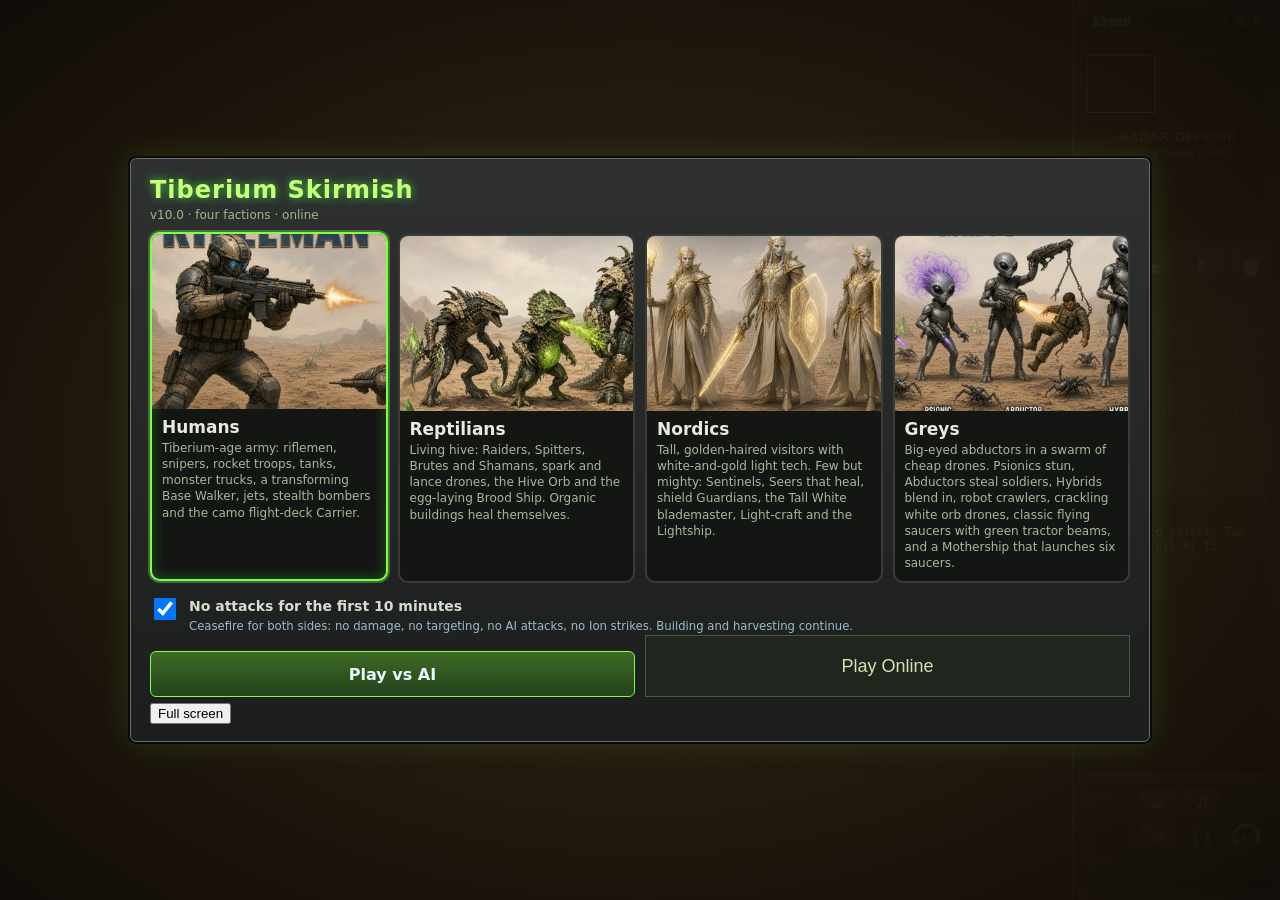
<file: index.html>
<!DOCTYPE html>
<html lang="en">
<head>
<meta charset="utf-8">
<meta name="viewport" content="width=device-width, initial-scale=1, maximum-scale=1, user-scalable=no, viewport-fit=cover">
<meta name="apple-mobile-web-app-capable" content="yes">
<meta name="mobile-web-app-capable" content="yes">
<meta name="apple-mobile-web-app-status-bar-style" content="black-translucent">
<meta name="apple-mobile-web-app-title" content="Tiberium">
<link rel="manifest" href="manifest.webmanifest">
<link rel="apple-touch-icon" href="assets/icon512.png">
<title>Tiberium Skirmish — RTS Starter v10.0</title>
<link rel="icon" href="data:,">
<link rel="stylesheet" href="styles.css?v=10.0">
</head>
<body>
<div id="app">
  <canvas id="game"></canvas>
  <aside id="sidebar">
    <div id="topDisplay" class="bevel">
      <div id="hud"><div id="credits">$0</div><div id="power">⚡ 0/0</div></div>
      <div id="powerBar" title="Power: produced (top) vs used (bottom)"><div id="powerMade"></div><div id="powerUsed"></div></div>
      <canvas id="minimap" width="180" height="180"></canvas>
    </div>
    <div id="buildTabs"></div>
    <div id="buildMenu"></div>
    <div id="infoPanel" class="bevel">
      <div id="qStatus"></div>
      <div id="selInfo"></div>
      <div id="selActions"></div>
    </div>
    <div id="bottomStrip" class="bevel">
      <div id="radarSweep" title="Radar"></div>
      <div id="queueCtl">
        <button id="volBtn" class="sq" title="Sound: off / low / med / high (remembered)">🔉</button><button id="musBtn" class="sq" title="Music on/off (remembered)">♫</button>
        <button id="findBtn" class="sq" title="Find my units (Space / F, or double-tap a unit)">◎</button>
        <button id="qPause" class="sq" title="Pause queue">❚❚</button>
        <button id="qCancel" class="sq" title="Cancel last / stop placing">✕</button>
      </div>
      <div id="scopeDial" title="Power level"><i></i></div>
    </div>
  </aside>
  <div id="banner" hidden></div>
  <div id="graceTimer" hidden></div>
  <div id="startMenu">
    <div class="panel">
      <h1>Tiberium Skirmish</h1>
      <div id="version">v10.0 · four factions · online</div>
      <div id="factionPick" role="radiogroup" aria-label="Choose your faction">
        <label class="fac" data-fac="human"><input type="radio" name="faction" value="human" checked><img src="assets/portrait_human.jpg?v=10.0" alt="" width="320" height="240"><span><b>Humans</b><small>Tiberium-age army: riflemen, snipers, rocket troops, tanks, monster trucks, a transforming Base Walker, jets, stealth bombers and the camo flight-deck Carrier.</small></span></label>
        <label class="fac" data-fac="reptile"><input type="radio" name="faction" value="reptile"><img src="assets/portrait_reptile.jpg?v=10.0" alt="" width="320" height="240"><span><b>Reptilians</b><small>Living hive: Raiders, Spitters, Brutes and Shamans, spark and lance drones, the Hive Orb and the egg-laying Brood Ship. Organic buildings heal themselves.</small></span></label>
        <label class="fac" data-fac="nordic"><input type="radio" name="faction" value="nordic"><img src="assets/portrait_nordic.jpg?v=10.0" alt="" width="320" height="240"><span><b>Nordics</b><small>Tall, golden-haired visitors with white-and-gold light tech. Few but mighty: Sentinels, Seers that heal, shield Guardians, the Tall White blademaster, Light-craft and the Lightship.</small></span></label>
        <label class="fac" data-fac="grey"><input type="radio" name="faction" value="grey"><img src="assets/portrait_grey.jpg?v=10.0" alt="" width="320" height="240"><span><b>Greys</b><small>Big-eyed abductors in a swarm of cheap drones. Psionics stun, Abductors steal soldiers, Hybrids blend in, robot crawlers, crackling white orb drones, classic flying saucers with green tractor beams, and a Mothership that launches six saucers.</small></span></label>
      </div>
      <label class="opt"><input type="checkbox" id="graceOpt" checked> <span><b>No attacks for the first 10 minutes</b><br><small>Ceasefire for both sides: no damage, no targeting, no AI attacks, no Ion strikes. Building and harvesting continue.</small></span></label>
      <div class="mprow playrow"><button id="startBtn">Play vs AI</button><button id="mpBtn" class="secondary">Play Online</button></div>
      <button id="fsBtn" class="secondary">Full screen</button>
      <div id="mpPanel" hidden>
        <p class="mpnote">2-player online, peer-to-peer. Both players pick their faction above. One taps <b>Create room</b> and reads out the 5-letter code; the other types it and taps <b>Join</b>.</p>
        <div class="mprow"><button id="mpHost">Create room</button></div>
        <div id="mpCodeBox" hidden>Room code: <b id="mpCode"></b></div>
        <div class="mprow"><input id="mpJoinCode" maxlength="5" placeholder="CODE" autocomplete="off" autocapitalize="characters" spellcheck="false"><button id="mpJoin">Join</button></div>
        <div id="mpStatus" aria-live="polite"></div>
      </div>
    </div>
  </div>
</div>
<script>
// Boot guard: if a stale/partial cached module stops main.js from loading, the Start button would do nothing.
// Detect that and reload once with a cache-busting query; otherwise show a clear message instead of a dead menu.
(function () {
  var q = new URLSearchParams(location.search), tries = +(q.get('reload') || 0);
  function recover(why) {
    if (window.startGame) return;
    if (tries < 2) { q.set('reload', tries + 1); q.set('cb', Date.now()); location.replace(location.pathname + '?' + q.toString()); return; }
    var b = document.getElementById('startBtn'); if (b) b.textContent = 'Could not load the game - tap to retry';
    if (b) b.onclick = function () { q.set('reload', 0); q.set('cb', Date.now()); location.replace(location.pathname + '?' + q.toString()); };
    console.error('boot failed:', why);
  }
  window.addEventListener('error', function (e) { if (!window.startGame && e && (e.filename || '').indexOf('/src/') >= 0) setTimeout(function () { recover(e.message); }, 50); }, true);
  window.addEventListener('load', function () { setTimeout(function () { recover('main.js did not initialise'); }, 4000); });
  document.addEventListener('click', function (e) { if (e.target && e.target.id === 'startBtn' && !window.startGame) { window.__wantStart = true; e.target.textContent = 'Loading...'; } }, true);
})();
</script>
<script type="module" src="src/main.js?v=10.0"></script>
</body>
</html>
</file>
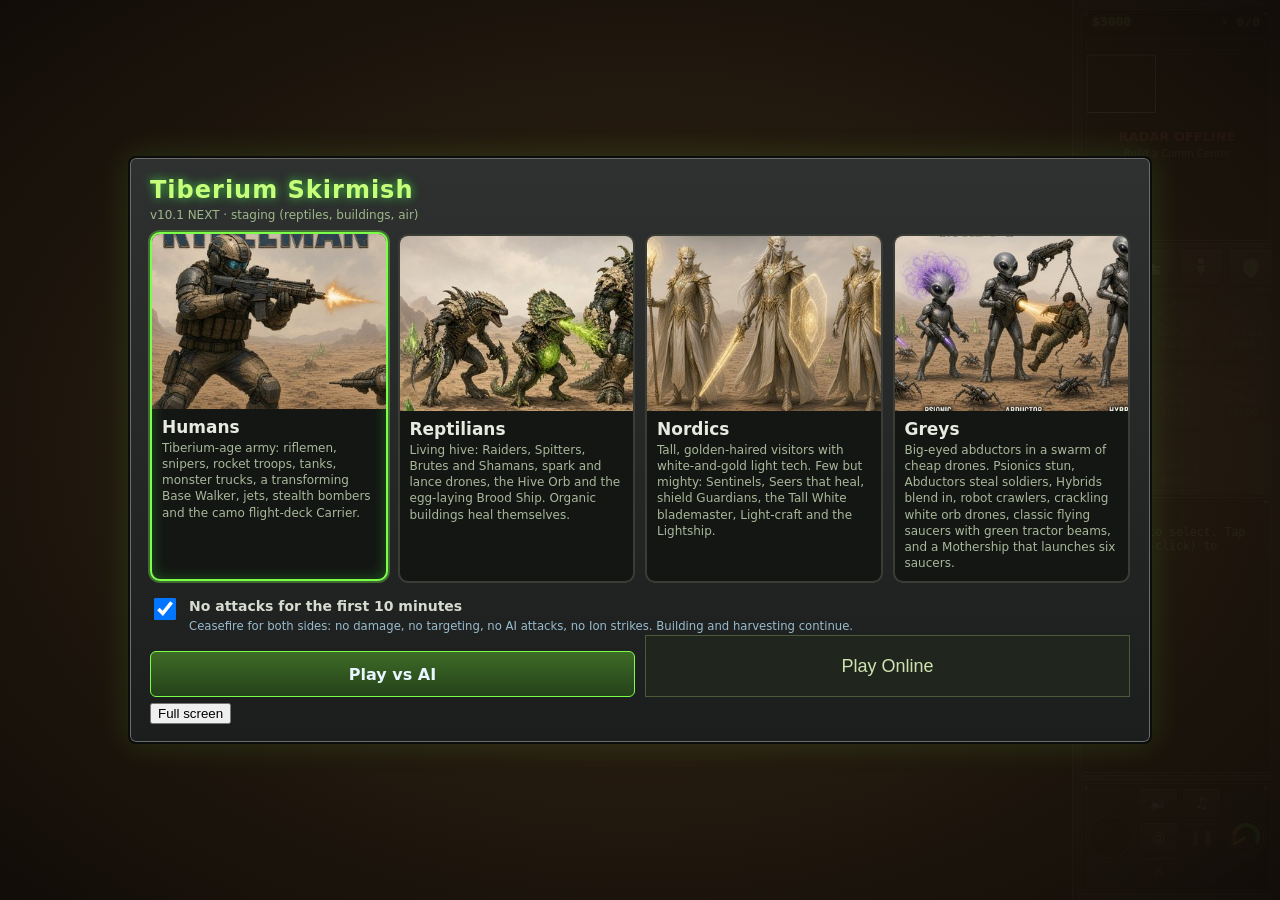
<file: next/index.html>
<!DOCTYPE html>
<html lang="en">
<head>
<meta charset="utf-8">
<meta name="viewport" content="width=device-width, initial-scale=1, maximum-scale=1, user-scalable=no, viewport-fit=cover">
<meta name="apple-mobile-web-app-capable" content="yes">
<meta name="mobile-web-app-capable" content="yes">
<meta name="apple-mobile-web-app-status-bar-style" content="black-translucent">
<meta name="apple-mobile-web-app-title" content="Tiberium">
<link rel="manifest" href="manifest.webmanifest">
<link rel="apple-touch-icon" href="assets/icon512.png">
<title>Tiberium Skirmish — RTS Starter v10.1 NEXT</title>
<link rel="icon" href="data:,">
<link rel="stylesheet" href="styles.css?v=10.1n">
</head>
<body>
<div id="app">
  <canvas id="game"></canvas>
  <aside id="sidebar">
    <div id="topDisplay" class="bevel">
      <div id="hud"><div id="credits">$0</div><div id="power">⚡ 0/0</div></div>
      <div id="powerBar" title="Power: produced (top) vs used (bottom)"><div id="powerMade"></div><div id="powerUsed"></div></div>
      <canvas id="minimap" width="180" height="180"></canvas>
    </div>
    <div id="buildTabs"></div>
    <div id="buildMenu"></div>
    <div id="infoPanel" class="bevel">
      <div id="qStatus"></div>
      <div id="selInfo"></div>
      <div id="selActions"></div>
    </div>
    <div id="bottomStrip" class="bevel">
      <div id="radarSweep" title="Radar"></div>
      <div id="queueCtl">
        <button id="volBtn" class="sq" title="Sound: off / low / med / high (remembered)">🔉</button><button id="musBtn" class="sq" title="Music on/off (remembered)">♫</button>
        <button id="findBtn" class="sq" title="Find my units (Space / F, or double-tap a unit)">◎</button>
        <button id="qPause" class="sq" title="Pause queue">❚❚</button>
        <button id="qCancel" class="sq" title="Cancel last / stop placing">✕</button>
      </div>
      <div id="scopeDial" title="Power level"><i></i></div>
    </div>
  </aside>
  <div id="banner" hidden></div>
  <div id="graceTimer" hidden></div>
  <div id="startMenu">
    <div class="panel">
      <h1>Tiberium Skirmish</h1>
      <div id="version">v10.1 NEXT · staging (reptiles, buildings, air)</div>
      <div id="factionPick" role="radiogroup" aria-label="Choose your faction">
        <label class="fac" data-fac="human"><input type="radio" name="faction" value="human" checked><img src="assets/portrait_human.jpg?v=10.1n" alt="" width="320" height="240"><span><b>Humans</b><small>Tiberium-age army: riflemen, snipers, rocket troops, tanks, monster trucks, a transforming Base Walker, jets, stealth bombers and the camo flight-deck Carrier.</small></span></label>
        <label class="fac" data-fac="reptile"><input type="radio" name="faction" value="reptile"><img src="assets/portrait_reptile.jpg?v=10.1n" alt="" width="320" height="240"><span><b>Reptilians</b><small>Living hive: Raiders, Spitters, Brutes and Shamans, spark and lance drones, the Hive Orb and the egg-laying Brood Ship. Organic buildings heal themselves.</small></span></label>
        <label class="fac" data-fac="nordic"><input type="radio" name="faction" value="nordic"><img src="assets/portrait_nordic.jpg?v=10.1n" alt="" width="320" height="240"><span><b>Nordics</b><small>Tall, golden-haired visitors with white-and-gold light tech. Few but mighty: Sentinels, Seers that heal, shield Guardians, the Tall White blademaster, Light-craft and the Lightship.</small></span></label>
        <label class="fac" data-fac="grey"><input type="radio" name="faction" value="grey"><img src="assets/portrait_grey.jpg?v=10.1n" alt="" width="320" height="240"><span><b>Greys</b><small>Big-eyed abductors in a swarm of cheap drones. Psionics stun, Abductors steal soldiers, Hybrids blend in, robot crawlers, crackling white orb drones, classic flying saucers with green tractor beams, and a Mothership that launches six saucers.</small></span></label>
      </div>
      <label class="opt"><input type="checkbox" id="graceOpt" checked> <span><b>No attacks for the first 10 minutes</b><br><small>Ceasefire for both sides: no damage, no targeting, no AI attacks, no Ion strikes. Building and harvesting continue.</small></span></label>
      <div class="mprow playrow"><button id="startBtn">Play vs AI</button><button id="mpBtn" class="secondary">Play Online</button></div>
      <button id="fsBtn" class="secondary">Full screen</button>
      <div id="mpPanel" hidden>
        <p class="mpnote">2-player online, peer-to-peer. Both players pick their faction above. One taps <b>Create room</b> and reads out the 5-letter code; the other types it and taps <b>Join</b>.</p>
        <div class="mprow"><button id="mpHost">Create room</button></div>
        <div id="mpCodeBox" hidden>Room code: <b id="mpCode"></b></div>
        <div class="mprow"><input id="mpJoinCode" maxlength="5" placeholder="CODE" autocomplete="off" autocapitalize="characters" spellcheck="false"><button id="mpJoin">Join</button></div>
        <div id="mpStatus" aria-live="polite"></div>
      </div>
    </div>
  </div>
</div>
<script>
// Boot guard: if a stale/partial cached module stops main.js from loading, the Start button would do nothing.
// Detect that and reload once with a cache-busting query; otherwise show a clear message instead of a dead menu.
(function () {
  var q = new URLSearchParams(location.search), tries = +(q.get('reload') || 0);
  function recover(why) {
    if (window.startGame) return;
    if (tries < 2) { q.set('reload', tries + 1); q.set('cb', Date.now()); location.replace(location.pathname + '?' + q.toString()); return; }
    var b = document.getElementById('startBtn'); if (b) b.textContent = 'Could not load the game - tap to retry';
    if (b) b.onclick = function () { q.set('reload', 0); q.set('cb', Date.now()); location.replace(location.pathname + '?' + q.toString()); };
    console.error('boot failed:', why);
  }
  window.addEventListener('error', function (e) { if (!window.startGame && e && (e.filename || '').indexOf('/src/') >= 0) setTimeout(function () { recover(e.message); }, 50); }, true);
  window.addEventListener('load', function () { setTimeout(function () { recover('main.js did not initialise'); }, 4000); });
  document.addEventListener('click', function (e) { if (e.target && e.target.id === 'startBtn' && !window.startGame) { window.__wantStart = true; e.target.textContent = 'Loading...'; } }, true);
})();
</script>
<script type="module" src="src/main.js?v=10.1n"></script>
</body>
</html>
</file>
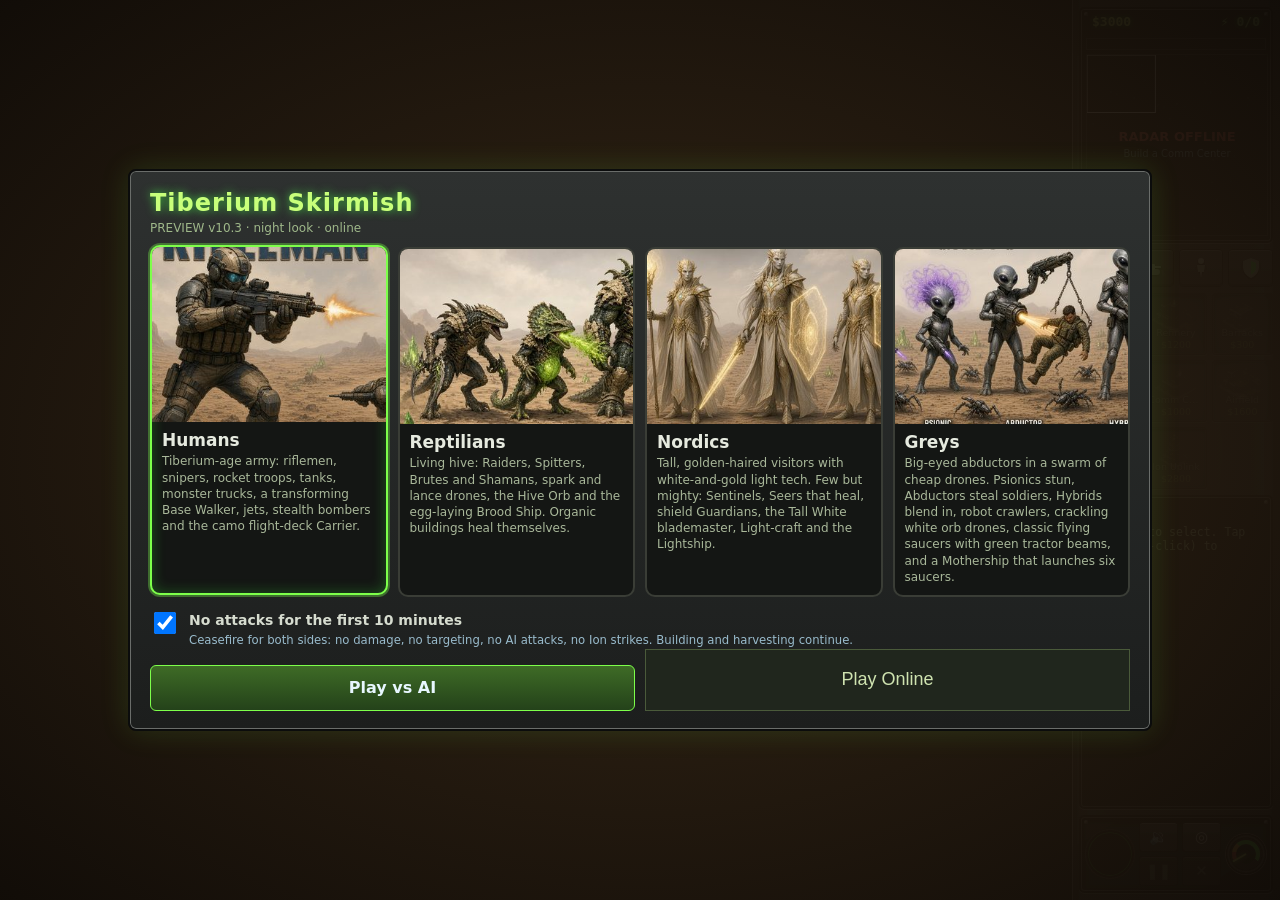
<file: preview/index.html>
<!DOCTYPE html>
<html lang="en">
<head>
<meta charset="utf-8">
<meta name="viewport" content="width=device-width, initial-scale=1, maximum-scale=1, user-scalable=no, viewport-fit=cover">
<meta name="apple-mobile-web-app-capable" content="yes">
<title>Tiberium Skirmish — RTS Starter PREVIEW v10.3</title>
<link rel="icon" href="data:,">
<link rel="stylesheet" href="styles.css?v=10.3p">
</head>
<body>
<div id="app">
  <canvas id="game"></canvas>
  <aside id="sidebar">
    <div id="topDisplay" class="bevel">
      <div id="hud"><div id="credits">$0</div><div id="power">⚡ 0/0</div></div>
      <div id="powerBar" title="Power: produced (top) vs used (bottom)"><div id="powerMade"></div><div id="powerUsed"></div></div>
      <canvas id="minimap" width="180" height="180"></canvas>
    </div>
    <div id="buildTabs"></div>
    <div id="buildMenu"></div>
    <div id="infoPanel" class="bevel">
      <div id="qStatus"></div>
      <div id="selInfo"></div>
      <div id="selActions"></div>
    </div>
    <div id="bottomStrip" class="bevel">
      <div id="radarSweep" title="Radar"></div>
      <div id="queueCtl">
        <button id="volBtn" class="sq" title="Sound: off / low / med / high (remembered)">🔉</button>
        <button id="findBtn" class="sq" title="Find my units (Space / F, or double-tap a unit)">◎</button>
        <button id="qPause" class="sq" title="Pause queue">❚❚</button>
        <button id="qCancel" class="sq" title="Cancel last / stop placing">✕</button>
      </div>
      <div id="scopeDial" title="Power level"><i></i></div>
    </div>
  </aside>
  <div id="banner" hidden></div>
  <div id="graceTimer" hidden></div>
  <div id="startMenu">
    <div class="panel">
      <h1>Tiberium Skirmish</h1>
      <div id="version">PREVIEW v10.3 · night look · online</div>
      <div id="factionPick" role="radiogroup" aria-label="Choose your faction">
        <label class="fac" data-fac="human"><input type="radio" name="faction" value="human" checked><img src="assets/portrait_human.jpg?v=10.3p" alt="" width="320" height="240"><span><b>Humans</b><small>Tiberium-age army: riflemen, snipers, rocket troops, tanks, monster trucks, a transforming Base Walker, jets, stealth bombers and the camo flight-deck Carrier.</small></span></label>
        <label class="fac" data-fac="reptile"><input type="radio" name="faction" value="reptile"><img src="assets/portrait_reptile.jpg?v=10.3p" alt="" width="320" height="240"><span><b>Reptilians</b><small>Living hive: Raiders, Spitters, Brutes and Shamans, spark and lance drones, the Hive Orb and the egg-laying Brood Ship. Organic buildings heal themselves.</small></span></label>
        <label class="fac" data-fac="nordic"><input type="radio" name="faction" value="nordic"><img src="assets/portrait_nordic.jpg?v=10.3p" alt="" width="320" height="240"><span><b>Nordics</b><small>Tall, golden-haired visitors with white-and-gold light tech. Few but mighty: Sentinels, Seers that heal, shield Guardians, the Tall White blademaster, Light-craft and the Lightship.</small></span></label>
        <label class="fac" data-fac="grey"><input type="radio" name="faction" value="grey"><img src="assets/portrait_grey.jpg?v=10.3p" alt="" width="320" height="240"><span><b>Greys</b><small>Big-eyed abductors in a swarm of cheap drones. Psionics stun, Abductors steal soldiers, Hybrids blend in, robot crawlers, crackling white orb drones, classic flying saucers with green tractor beams, and a Mothership that launches six saucers.</small></span></label>
      </div>
      <label class="opt"><input type="checkbox" id="graceOpt" checked> <span><b>No attacks for the first 10 minutes</b><br><small>Ceasefire for both sides: no damage, no targeting, no AI attacks, no Ion strikes. Building and harvesting continue.</small></span></label>
      <div class="mprow playrow"><button id="startBtn">Play vs AI</button><button id="mpBtn" class="secondary">Play Online</button></div>
      <div id="mpPanel" hidden>
        <p class="mpnote">2-player online, peer-to-peer. Both players pick their faction above. One taps <b>Create room</b> and reads out the 5-letter code; the other types it and taps <b>Join</b>.</p>
        <div class="mprow"><button id="mpHost">Create room</button></div>
        <div id="mpCodeBox" hidden>Room code: <b id="mpCode"></b></div>
        <div class="mprow"><input id="mpJoinCode" maxlength="5" placeholder="CODE" autocomplete="off" autocapitalize="characters" spellcheck="false"><button id="mpJoin">Join</button></div>
        <div id="mpStatus" aria-live="polite"></div>
      </div>
    </div>
  </div>
</div>
<script>
// Boot guard: if a stale/partial cached module stops main.js from loading, the Start button would do nothing.
// Detect that and reload once with a cache-busting query; otherwise show a clear message instead of a dead menu.
(function () {
  var q = new URLSearchParams(location.search), tries = +(q.get('reload') || 0);
  function recover(why) {
    if (window.startGame) return;
    if (tries < 2) { q.set('reload', tries + 1); q.set('cb', Date.now()); location.replace(location.pathname + '?' + q.toString()); return; }
    var b = document.getElementById('startBtn'); if (b) b.textContent = 'Could not load the game - tap to retry';
    if (b) b.onclick = function () { q.set('reload', 0); q.set('cb', Date.now()); location.replace(location.pathname + '?' + q.toString()); };
    console.error('boot failed:', why);
  }
  window.addEventListener('error', function (e) { if (!window.startGame && e && (e.filename || '').indexOf('/src/') >= 0) setTimeout(function () { recover(e.message); }, 50); }, true);
  window.addEventListener('load', function () { setTimeout(function () { recover('main.js did not initialise'); }, 4000); });
  document.addEventListener('click', function (e) { if (e.target && e.target.id === 'startBtn' && !window.startGame) { window.__wantStart = true; e.target.textContent = 'Loading...'; } }, true);
})();
</script>
<script type="module" src="src/main.js?v=10.3p"></script>
</body>
</html>
</file>
<file: styles.css>
:root{--vh:100vh}
html,body{margin:0;height:100%;background:#05080c;color:#cfe;font:13px system-ui,-apple-system,Segoe UI,sans-serif;overflow:hidden;
 -webkit-user-select:none;user-select:none;-webkit-touch-callout:none;-webkit-tap-highlight-color:transparent;overscroll-behavior:none}
#app{display:flex;height:var(--vh);width:100vw}
#game{flex:1;min-width:0;height:100%;display:block;touch-action:none;cursor:crosshair}
#sidebar{width:200px;padding:8px;padding-right:max(8px,env(safe-area-inset-right));box-sizing:border-box;background:linear-gradient(#0c1a24,#081018);border-left:1px solid #1d4a5c;overflow-y:auto;touch-action:pan-y}
#hud{display:flex;justify-content:space-between;font-weight:600;margin-bottom:6px}
#credits{color:#6f6}#power.low{color:#f55}
#minimap{width:180px;height:180px;background:#000;border:1px solid #1d4a5c;touch-action:none}
#buildTabs{display:flex;gap:4px;margin:6px 0}
#buildTabs button,#buildMenu button{background:#10283a;color:#cfe;border:1px solid #2a6c88;border-radius:4px;padding:6px 4px;font:inherit;cursor:pointer;touch-action:manipulation}
#buildTabs button{flex:1}#buildTabs button.on{background:#1f5f7f}
#buildMenu{display:grid;grid-template-columns:1fr 1fr;gap:4px}
#buildMenu button{min-height:44px;position:relative;overflow:hidden}
#buildMenu button:disabled{opacity:.4}
#buildMenu button .bar{position:absolute;left:0;bottom:0;height:3px;background:#6f6}
#buildMenu button.ready{border-color:#6f6;color:#6f6}
#selInfo{margin-top:8px;font-size:12px;color:#9bc;white-space:pre-line}
#banner{position:fixed;inset:0;display:flex;align-items:center;justify-content:center;font-size:48px;font-weight:800;color:#6f6;background:#000a;text-shadow:0 0 20px #3f3}
@media (max-width:700px){#sidebar{width:150px}#minimap{width:134px;height:134px}#buildMenu{grid-template-columns:1fr}}
#banner[hidden]{display:none}
#powerBar{height:10px;background:#000;border:1px solid #1d4a5c;margin-bottom:6px;position:relative}
#powerMade,#powerUsed{position:absolute;left:0;height:5px;transition:width .3s}
#powerMade{top:0;background:#3fa9ff}#powerUsed{bottom:0;background:#6f6}#powerUsed.low{background:#f44;animation:blinkp .6s infinite alternate}
@keyframes blinkp{to{opacity:.4}}
#buildTabs button b{color:#fd6;font-weight:700}#buildTabs button.ready{border-color:#6f6}
#buildMenu button{display:flex;flex-direction:column;align-items:center;justify-content:center;gap:1px;font-size:12px}
#buildMenu button .count{position:absolute;top:2px;right:4px;color:#fd6;font-size:12px}
#buildMenu button .state{position:absolute;top:2px;left:4px;font-style:normal;font-size:9px;color:#fd6;font-weight:700}
#buildMenu button.ready .state{color:#6f6}
#queueCtl{display:flex;gap:4px;margin-top:4px}
#queueCtl button,#selActions button{flex:1;background:#10283a;color:#cfe;border:1px solid #2a6c88;border-radius:4px;padding:6px 4px;font:inherit;font-size:12px;min-height:36px;cursor:pointer;touch-action:manipulation}
#queueCtl button:disabled,#selActions button:disabled{opacity:.4}
#selActions{display:flex;flex-wrap:wrap;gap:4px;margin-top:6px}#selActions button.on{background:#1f5f2f;border-color:#6f6}
#qStatus{min-height:14px;font-size:11px;color:#fd6;margin-top:3px}
@media (max-width:700px){#buildMenu button{min-height:40px;font-size:11px}#queueCtl button,#selActions button{font-size:11px}}
#startMenu{position:fixed;inset:0;display:flex;align-items:center;justify-content:center;background:radial-gradient(#0c1a24ee,#05080cf5);z-index:10;padding:16px}
#startMenu[hidden]{display:none}
#startMenu .panel{max-width:420px;background:#0c1a24;border:1px solid #2a6c88;border-radius:8px;padding:18px 20px;box-shadow:0 0 30px #3fa9ff33}
#startMenu h1{margin:0 0 14px;font-size:24px;color:#7fd8ff;letter-spacing:1px}
#startMenu .opt{display:flex;gap:10px;align-items:flex-start;font-size:14px;line-height:1.35;cursor:pointer}
#startMenu .opt input{width:22px;height:22px;flex:none;margin-top:1px}
#startMenu small{color:#9bc}
#startBtn{margin-top:16px;width:100%;min-height:46px;font:600 16px system-ui,sans-serif;background:#1f5f7f;color:#e8f7ff;border:1px solid #3fa9ff;border-radius:6px;cursor:pointer;touch-action:manipulation}
#graceTimer{position:fixed;top:8px;left:8px;z-index:5;background:#0c1a24d0;border:1px solid #6f6;color:#9f9;font:600 13px system-ui,sans-serif;padding:5px 9px;border-radius:5px;pointer-events:none}
#graceTimer[hidden]{display:none}#graceTimer.over{border-color:#f55;color:#f99}

/* v6 sidebar stability: fixed sizes so changing text/badges/progress never shifts layout */
#sidebar{overscroll-behavior:contain;-webkit-overflow-scrolling:touch}
#sidebar button{-webkit-user-select:none;user-select:none;-webkit-touch-callout:none}
#hud{height:18px;white-space:nowrap;font-variant-numeric:tabular-nums}
#buildTabs{display:grid;grid-template-columns:repeat(4,1fr);gap:4px}
#buildTabs button{position:relative;height:34px;padding:0;min-width:0;overflow:hidden;white-space:nowrap}
#buildTabs button .badge{position:absolute;top:1px;right:3px;font-size:10px;line-height:1;color:#fd6}
#buildMenu button{height:48px;min-height:0;padding:4px 18px 6px 6px;white-space:nowrap;overflow:hidden}
#buildMenu button .nm{max-width:100%;overflow:hidden;text-overflow:ellipsis}
#buildMenu button .count{font-variant-numeric:tabular-nums}
#queueCtl button{height:36px;min-height:0;white-space:nowrap}
#qStatus{height:15px;min-height:0;white-space:nowrap;overflow:hidden;text-overflow:ellipsis}
#selInfo{height:48px;overflow:hidden;line-height:16px}
#selActions{display:grid;grid-template-columns:repeat(3,1fr);gap:4px;height:38px;margin-top:4px}
#selActions:not(.has){visibility:hidden}
#selActions button{height:36px;min-height:0;padding:0 2px;white-space:nowrap;overflow:hidden;text-overflow:ellipsis;font-variant-numeric:tabular-nums}
#selActions button.armed{background:#5f2a1a;border-color:#f84}
@media (hover:hover){#sidebar button:not(:disabled):hover{filter:brightness(1.25)}}
@media (max-width:700px){#buildMenu button{height:44px}#buildTabs button{height:32px;font-size:12px}}
#buildMenu button .nm{white-space:normal;line-height:13px;max-height:26px;text-align:center;font-size:11.5px}
#buildMenu button{height:54px;padding:3px 16px 6px 6px;gap:2px}#buildMenu button small{font-size:11px;line-height:12px}
@media (max-width:700px){#buildMenu button{height:46px}}
#findBtn{display:block;width:100%;height:30px;margin:4px 0 0;background:#10283a;color:#cfe;border:1px solid #2a6c88;border-radius:4px;font:inherit;font-size:12px;cursor:pointer;touch-action:manipulation;white-space:nowrap;overflow:hidden}
@media (max-width:700px){#findBtn{width:134px}}

/* v8: 4-5 actions for yard / Base Walker */
#selActions.two{height:78px}
#selInfo{white-space:pre-line}

/* v8.1 */
#version{font-size:12px;color:#7fa9c0;margin:-10px 0 12px}
@media (max-width:700px){#selActions,#selActions.two{grid-template-columns:repeat(2,1fr);height:78px}
  #selActions button{font-size:12px;padding:0 1px;letter-spacing:-.2px;text-overflow:clip}}
#volBtn{display:block;width:100%;height:28px;margin:4px 0 0;background:#10283a;color:#cfe;border:1px solid #2a6c88;border-radius:4px;font:inherit;font-size:12px;cursor:pointer;touch-action:manipulation;white-space:nowrap;overflow:hidden}
@media (max-width:700px){#volBtn{width:134px}}

/* ===== v9 painted gunmetal sidebar ===== */
:root{--metal1:#4a4d4c;--metal2:#2a2c2c;--edge:#6d706c;--glow:#7dff4a}
html,body{background:#120d08;color:#d6dccf}
#sidebar{width:210px;padding:7px;padding-right:max(7px,env(safe-area-inset-right));display:flex;flex-direction:column;gap:6px;
 background:linear-gradient(90deg,#1c1e1e,#3b3e3d 8%,#2d302f 50%,#3a3d3c 92%,#171818);border-left:2px solid #0b0c0c;box-shadow:inset 1px 0 0 #777}
.bevel{background:linear-gradient(#232625,#1a1c1c);border:2px solid #0d0e0e;border-radius:5px;box-shadow:inset 0 0 0 1px #5a5d5a,inset 0 2px 6px #000c,0 1px 0 #6a6d6a;padding:5px;position:relative}
.bevel::before,.bevel::after{content:"";position:absolute;width:4px;height:4px;border-radius:50%;background:#8a8c86;box-shadow:inset -1px -1px 0 #333;top:3px;left:3px}
.bevel::after{left:auto;right:3px}
#topDisplay{background:#060807}
#hud{color:#9fe87a;text-shadow:0 0 6px #4c4;font:700 13px ui-monospace,Menlo,monospace;padding:0 6px}
#credits{color:#c8ff7a}#power{color:#9fe87a}#power.low{color:#f66;text-shadow:0 0 6px #f22}
#powerBar{background:#000;border:1px solid #333;margin:4px 0}#powerMade{background:#4fa7d8}#powerUsed{background:#5f5}
#minimap{display:block;width:100%;height:auto;aspect-ratio:1;border:1px solid #2b2f2d;background:#000}
#buildTabs{gap:5px;margin:0}
#buildTabs button{height:38px;background:linear-gradient(#4d504e,#2b2d2c);border:1px solid #0c0d0d;border-radius:4px;box-shadow:inset 0 1px 0 #888,inset 0 -2px 0 #1a1a1a;color:#ddd}
#buildTabs button svg{width:24px;height:24px;display:block;margin:auto;filter:drop-shadow(0 1px 1px #000)}
#buildTabs button.on{background:linear-gradient(#24331f,#17200f);box-shadow:inset 0 0 8px #3f8a2a,inset 0 0 0 1px #6f6;border-color:#000}
#buildTabs button .badge{color:#ffd24a;font-size:11px}
#buildMenu{grid-template-columns:repeat(3,1fr);gap:5px;align-content:start;min-height:calc(3*62px + 10px)}
#buildMenu button{height:62px;padding:2px 2px 4px;justify-content:flex-end;background:radial-gradient(ellipse at 50% 40%,#2a2e2b,#121413);border:1px solid #000;border-radius:3px;
 box-shadow:inset 0 2px 5px #000,inset 0 0 0 1px #3f423f,0 1px 0 #6a6d6a;color:#cfd8c5}
#buildMenu button .ic{position:absolute;inset:2px 2px 16px 2px;width:calc(100% - 4px);height:calc(100% - 18px);object-fit:contain;filter:saturate(.55) sepia(.18)}
#buildMenu button .nm{position:relative;font-size:9.5px;line-height:10px;max-height:10px;white-space:nowrap;overflow:hidden;text-overflow:ellipsis;text-shadow:0 1px 1px #000}
#buildMenu button small{position:relative;font-size:9.5px;line-height:10px;color:#c8ff7a}
#buildMenu button.ready{border-color:#6f6;box-shadow:inset 0 0 10px #3c3,inset 0 0 0 1px #6f6}
#buildMenu button .state{background:#000a;padding:0 2px;color:#ffd24a;z-index:1}#buildMenu button .count{z-index:1;color:#ffd24a;font-weight:800}
#buildMenu button .bar{background:var(--glow);box-shadow:0 0 4px var(--glow);height:3px}
#infoPanel{flex:1;min-height:0;display:flex;flex-direction:column;background:#0a0c0b}
#selInfo{color:#b7d8a8;font:11.5px ui-monospace,Menlo,monospace;height:48px}
#qStatus{color:#ffd24a;margin:0}
#selActions button,#queueCtl button{background:linear-gradient(#4a4d4b,#2a2c2b);color:#e6eadf;border:1px solid #000;border-radius:3px;box-shadow:inset 0 1px 0 #888}
#selActions button.on{background:linear-gradient(#2f5a1f,#1d3a12);box-shadow:inset 0 0 6px #6f6}
#bottomStrip{display:flex;align-items:center;gap:5px;padding:5px;background:#151716}
#radarSweep{width:44px;height:44px;flex:none;border-radius:50%;border:2px solid #0a0a0a;box-shadow:inset 0 0 0 1px #3c3,0 0 0 1px #555;
 background:repeating-radial-gradient(circle,#0000 0 9px,#2f6a2266 9px 10px),conic-gradient(from 0deg,#7dff4acc,#2b7a1f55 25%,#0000 40%),#051005;animation:sweep 2.4s linear infinite}
#radarSweep.off{animation:none;background:#050805;opacity:.6}
@keyframes sweep{to{transform:rotate(360deg)}}
#queueCtl{display:grid;grid-template-columns:repeat(2,1fr);gap:4px;flex:1;margin:0}
#queueCtl button.sq,#volBtn,#findBtn{width:auto;height:30px;min-height:0;margin:0;padding:0;font-size:15px;display:block}
#scopeDial{width:40px;height:40px;flex:none;border-radius:50%;position:relative;background:radial-gradient(circle,#1d211e 55%,#0a0b0a 57%,#4a4d4b 62%,#222 70%);box-shadow:inset 0 0 0 1px #000,0 0 0 1px #666}
#scopeDial::before{content:"";position:absolute;inset:6px;border-radius:50%;background:conic-gradient(from -120deg,#e44 0 40deg,#eb4 40deg 80deg,#5f5 80deg 240deg,#0000 240deg)}
#scopeDial::after{content:"";position:absolute;inset:10px;border-radius:50%;background:#151816}
#scopeDial i{position:absolute;left:50%;top:50%;width:2px;height:15px;margin-left:-1px;background:#c8ff7a;box-shadow:0 0 4px #7dff4a;transform-origin:50% 0;transform:rotate(180deg);z-index:1;transition:transform .4s}
#startMenu{background:radial-gradient(#3a2a18ee,#120d08f5)}
#startMenu .panel{background:linear-gradient(#2e3130,#1c1e1d);border:2px solid #0b0c0c;box-shadow:inset 0 0 0 1px #6a6d6a,0 0 30px #7dff4a22}
#startMenu h1{color:#c8ff7a;text-shadow:0 0 10px #4c4}#version{color:#9fb88a}
#startBtn{background:linear-gradient(#3e6b26,#24421a);border-color:#7dff4a}
#graceTimer{background:#151716d8;border-color:#7dff4a}
@media (max-width:700px){
 #sidebar{width:158px;padding:3px;gap:4px}#minimap{width:100%;height:auto}.bevel{padding:3px}
 #buildTabs button{height:34px}#buildTabs button svg{width:20px;height:20px}
 #buildMenu{grid-template-columns:repeat(3,1fr);gap:3px;min-height:0}#buildMenu button{height:48px}
 #buildMenu button .nm{font-size:8.5px}#selActions,#selActions.two{grid-template-columns:repeat(2,1fr)}#selActions button{font-size:11px;height:34px}
 #radarSweep,#scopeDial{width:32px;height:32px}#queueCtl button.sq,#volBtn,#findBtn{height:28px;font-size:13px}
 #selInfo{height:40px;font-size:10.5px;line-height:13px}#hud{font-size:12px;padding:0 4px}}
@media (max-height:500px){#topDisplay #minimap{width:70%;margin:0 auto}#buildMenu button{height:46px}#selInfo{height:28px}}

/* v10 faction pick */

/* v10 multiplayer lobby */
#mpBtn{margin-top:8px;background:#20261d;border:1px solid #4a5a3a;color:#cfe3b0}
#mpPanel{margin-top:10px;text-align:left;font-size:12px;color:#cfd8c0}
#mpPanel .mpnote{margin:0 0 8px;color:#9fb88a}
#mpPanel .mprow{display:flex;gap:8px;margin:6px 0}#mpPanel .mprow button{flex:1;padding:8px;font-size:13px}
#mpPanel textarea{width:100%;box-sizing:border-box;font:11px monospace;background:#0d0f0c;color:#bfe39a;border:1px solid #444;border-radius:4px;margin-top:4px}
#mpStatus{min-height:16px;color:#ffd27a;margin-top:6px}
#netBadge{position:absolute;left:8px;bottom:8px;z-index:6;font:12px monospace;background:#000a;color:#bfe39a;padding:3px 6px;border-radius:4px;pointer-events:none}
#netBadge.bad{color:#ff7a6a}

/* v10.1 faction selection: four large tappable cards with portraits */
#factionPick{display:grid;grid-template-columns:repeat(4,minmax(0,1fr));gap:10px;margin:0 0 14px}
#factionPick .fac{position:relative;display:flex;flex-direction:column;border:2px solid #3a3d36;border-radius:10px;background:#141614;cursor:pointer;overflow:hidden;min-height:44px;transition:transform .12s,border-color .12s;-webkit-tap-highlight-color:transparent;touch-action:manipulation}
#factionPick .fac img{display:block;width:100%;height:auto;aspect-ratio:4/3;object-fit:cover;pointer-events:none}
#factionPick .fac span{padding:8px 10px 10px}
#factionPick .fac b{display:block;color:#e6eadf;font-size:17px;margin-bottom:3px}
#factionPick .fac small{display:block;font-size:12px;line-height:1.35;color:#a9b89a}
#factionPick input{position:absolute;opacity:0;width:1px;height:1px}
#factionPick .fac.on,#factionPick .fac:has(input:checked){border-color:#7dff4a;box-shadow:0 0 0 2px #7dff4a55,inset 0 0 14px #3c35;transform:translateY(-2px)}
#factionPick .fac:has(input:focus-visible){outline:2px solid #fff}
#startMenu .panel{max-width:min(980px,96vw)}
@media (max-width:760px){#factionPick{grid-template-columns:1fr 1fr;gap:8px}#factionPick .fac b{font-size:15px}#factionPick .fac small{font-size:11px}}
@media (max-width:760px) and (max-height:900px){#startMenu{overflow-y:auto;align-items:flex-start}#startMenu .panel{margin:8px auto}}
/* v10.2 online lobby */
.playrow button { flex: 1; min-height: 52px; font-size: 18px; }
#mpJoinCode { flex: 1; min-height: 44px; font-size: 22px; letter-spacing: 6px; text-transform: uppercase; text-align: center; background: #111a; color: #fff; border: 1px solid #6a8; border-radius: 6px; }
#mpCodeBox { margin: 8px 0; font-size: 18px; } #mpCode { font-size: 30px; letter-spacing: 6px; color: #9f6; user-select: all; }
.playrow { display: flex; gap: 10px; } .playrow button, .playrow #mpBtn { flex: 1 1 0; width: auto; margin: 0; padding: 12px; }
/* v10.0 phone fixes: full build names (two lines, no ellipsis); Safari bars: dynamic viewport + safe areas */
#buildMenu button .nm{white-space:normal;max-height:20px;line-height:9.5px;font-size:9px;text-overflow:clip;overflow-wrap:anywhere;hyphens:auto;text-align:center;display:block}
@supports (height:100dvh){:root{--vh:100dvh}}
#app{padding-top:env(safe-area-inset-top);padding-bottom:env(safe-area-inset-bottom);padding-left:env(safe-area-inset-left);box-sizing:border-box}
#fsBtn{margin-top:6px}
/* v10.0: short landscape phones (e.g. iPhone 844x390): menu scrolls, compact cards so Play is reachable */
#startMenu{overflow-y:auto;-webkit-overflow-scrolling:touch}
@media (max-height:600px){#startMenu{align-items:flex-start;padding:8px max(8px,env(safe-area-inset-right)) 8px max(8px,env(safe-area-inset-left))}#startMenu .panel{margin:0 auto;padding:10px 12px}
  #startMenu h1{font-size:18px;margin-bottom:6px}#factionPick .fac img{height:72px;object-fit:cover}#factionPick .fac small{font-size:10.5px;line-height:1.25}}
</file>
<file: next/styles.css>
:root{--vh:100vh}
html,body{margin:0;height:100%;background:#05080c;color:#cfe;font:13px system-ui,-apple-system,Segoe UI,sans-serif;overflow:hidden;
 -webkit-user-select:none;user-select:none;-webkit-touch-callout:none;-webkit-tap-highlight-color:transparent;overscroll-behavior:none}
#app{display:flex;height:var(--vh);width:100vw}
#game{flex:1;min-width:0;height:100%;display:block;touch-action:none;cursor:crosshair}
#sidebar{width:200px;padding:8px;padding-right:max(8px,env(safe-area-inset-right));box-sizing:border-box;background:linear-gradient(#0c1a24,#081018);border-left:1px solid #1d4a5c;overflow-y:auto;touch-action:pan-y}
#hud{display:flex;justify-content:space-between;font-weight:600;margin-bottom:6px}
#credits{color:#6f6}#power.low{color:#f55}
#minimap{width:180px;height:180px;background:#000;border:1px solid #1d4a5c;touch-action:none}
#buildTabs{display:flex;gap:4px;margin:6px 0}
#buildTabs button,#buildMenu button{background:#10283a;color:#cfe;border:1px solid #2a6c88;border-radius:4px;padding:6px 4px;font:inherit;cursor:pointer;touch-action:manipulation}
#buildTabs button{flex:1}#buildTabs button.on{background:#1f5f7f}
#buildMenu{display:grid;grid-template-columns:1fr 1fr;gap:4px}
#buildMenu button{min-height:44px;position:relative;overflow:hidden}
#buildMenu button:disabled{opacity:.4}
#buildMenu button .bar{position:absolute;left:0;bottom:0;height:3px;background:#6f6}
#buildMenu button.ready{border-color:#6f6;color:#6f6}
#selInfo{margin-top:8px;font-size:12px;color:#9bc;white-space:pre-line}
#banner{position:fixed;inset:0;display:flex;align-items:center;justify-content:center;font-size:48px;font-weight:800;color:#6f6;background:#000a;text-shadow:0 0 20px #3f3}
@media (max-width:700px){#sidebar{width:150px}#minimap{width:134px;height:134px}#buildMenu{grid-template-columns:1fr}}
#banner[hidden]{display:none}
#powerBar{height:10px;background:#000;border:1px solid #1d4a5c;margin-bottom:6px;position:relative}
#powerMade,#powerUsed{position:absolute;left:0;height:5px;transition:width .3s}
#powerMade{top:0;background:#3fa9ff}#powerUsed{bottom:0;background:#6f6}#powerUsed.low{background:#f44;animation:blinkp .6s infinite alternate}
@keyframes blinkp{to{opacity:.4}}
#buildTabs button b{color:#fd6;font-weight:700}#buildTabs button.ready{border-color:#6f6}
#buildMenu button{display:flex;flex-direction:column;align-items:center;justify-content:center;gap:1px;font-size:12px}
#buildMenu button .count{position:absolute;top:2px;right:4px;color:#fd6;font-size:12px}
#buildMenu button .state{position:absolute;top:2px;left:4px;font-style:normal;font-size:9px;color:#fd6;font-weight:700}
#buildMenu button.ready .state{color:#6f6}
#queueCtl{display:flex;gap:4px;margin-top:4px}
#queueCtl button,#selActions button{flex:1;background:#10283a;color:#cfe;border:1px solid #2a6c88;border-radius:4px;padding:6px 4px;font:inherit;font-size:12px;min-height:36px;cursor:pointer;touch-action:manipulation}
#queueCtl button:disabled,#selActions button:disabled{opacity:.4}
#selActions{display:flex;flex-wrap:wrap;gap:4px;margin-top:6px}#selActions button.on{background:#1f5f2f;border-color:#6f6}
#qStatus{min-height:14px;font-size:11px;color:#fd6;margin-top:3px}
@media (max-width:700px){#buildMenu button{min-height:40px;font-size:11px}#queueCtl button,#selActions button{font-size:11px}}
#startMenu{position:fixed;inset:0;display:flex;align-items:center;justify-content:center;background:radial-gradient(#0c1a24ee,#05080cf5);z-index:10;padding:16px}
#startMenu[hidden]{display:none}
#startMenu .panel{max-width:420px;background:#0c1a24;border:1px solid #2a6c88;border-radius:8px;padding:18px 20px;box-shadow:0 0 30px #3fa9ff33}
#startMenu h1{margin:0 0 14px;font-size:24px;color:#7fd8ff;letter-spacing:1px}
#startMenu .opt{display:flex;gap:10px;align-items:flex-start;font-size:14px;line-height:1.35;cursor:pointer}
#startMenu .opt input{width:22px;height:22px;flex:none;margin-top:1px}
#startMenu small{color:#9bc}
#startBtn{margin-top:16px;width:100%;min-height:46px;font:600 16px system-ui,sans-serif;background:#1f5f7f;color:#e8f7ff;border:1px solid #3fa9ff;border-radius:6px;cursor:pointer;touch-action:manipulation}
#graceTimer{position:fixed;top:8px;left:8px;z-index:5;background:#0c1a24d0;border:1px solid #6f6;color:#9f9;font:600 13px system-ui,sans-serif;padding:5px 9px;border-radius:5px;pointer-events:none}
#graceTimer[hidden]{display:none}#graceTimer.over{border-color:#f55;color:#f99}

/* v6 sidebar stability: fixed sizes so changing text/badges/progress never shifts layout */
#sidebar{overscroll-behavior:contain;-webkit-overflow-scrolling:touch}
#sidebar button{-webkit-user-select:none;user-select:none;-webkit-touch-callout:none}
#hud{height:18px;white-space:nowrap;font-variant-numeric:tabular-nums}
#buildTabs{display:grid;grid-template-columns:repeat(4,1fr);gap:4px}
#buildTabs button{position:relative;height:34px;padding:0;min-width:0;overflow:hidden;white-space:nowrap}
#buildTabs button .badge{position:absolute;top:1px;right:3px;font-size:10px;line-height:1;color:#fd6}
#buildMenu button{height:48px;min-height:0;padding:4px 18px 6px 6px;white-space:nowrap;overflow:hidden}
#buildMenu button .nm{max-width:100%;overflow:hidden;text-overflow:ellipsis}
#buildMenu button .count{font-variant-numeric:tabular-nums}
#queueCtl button{height:36px;min-height:0;white-space:nowrap}
#qStatus{height:15px;min-height:0;white-space:nowrap;overflow:hidden;text-overflow:ellipsis}
#selInfo{height:48px;overflow:hidden;line-height:16px}
#selActions{display:grid;grid-template-columns:repeat(3,1fr);gap:4px;height:38px;margin-top:4px}
#selActions:not(.has){visibility:hidden}
#selActions button{height:36px;min-height:0;padding:0 2px;white-space:nowrap;overflow:hidden;text-overflow:ellipsis;font-variant-numeric:tabular-nums}
#selActions button.armed{background:#5f2a1a;border-color:#f84}
@media (hover:hover){#sidebar button:not(:disabled):hover{filter:brightness(1.25)}}
@media (max-width:700px){#buildMenu button{height:44px}#buildTabs button{height:32px;font-size:12px}}
#buildMenu button .nm{white-space:normal;line-height:13px;max-height:26px;text-align:center;font-size:11.5px}
#buildMenu button{height:54px;padding:3px 16px 6px 6px;gap:2px}#buildMenu button small{font-size:11px;line-height:12px}
@media (max-width:700px){#buildMenu button{height:46px}}
#findBtn{display:block;width:100%;height:30px;margin:4px 0 0;background:#10283a;color:#cfe;border:1px solid #2a6c88;border-radius:4px;font:inherit;font-size:12px;cursor:pointer;touch-action:manipulation;white-space:nowrap;overflow:hidden}
@media (max-width:700px){#findBtn{width:134px}}

/* v8: 4-5 actions for yard / Base Walker */
#selActions.two{height:78px}
#selInfo{white-space:pre-line}

/* v8.1 */
#version{font-size:12px;color:#7fa9c0;margin:-10px 0 12px}
@media (max-width:700px){#selActions,#selActions.two{grid-template-columns:repeat(2,1fr);height:78px}
  #selActions button{font-size:12px;padding:0 1px;letter-spacing:-.2px;text-overflow:clip}}
#volBtn{display:block;width:100%;height:28px;margin:4px 0 0;background:#10283a;color:#cfe;border:1px solid #2a6c88;border-radius:4px;font:inherit;font-size:12px;cursor:pointer;touch-action:manipulation;white-space:nowrap;overflow:hidden}
@media (max-width:700px){#volBtn{width:134px}}

/* ===== v9 painted gunmetal sidebar ===== */
:root{--metal1:#4a4d4c;--metal2:#2a2c2c;--edge:#6d706c;--glow:#7dff4a}
html,body{background:#120d08;color:#d6dccf}
#sidebar{width:210px;padding:7px;padding-right:max(7px,env(safe-area-inset-right));display:flex;flex-direction:column;gap:6px;
 background:linear-gradient(90deg,#1c1e1e,#3b3e3d 8%,#2d302f 50%,#3a3d3c 92%,#171818);border-left:2px solid #0b0c0c;box-shadow:inset 1px 0 0 #777}
.bevel{background:linear-gradient(#232625,#1a1c1c);border:2px solid #0d0e0e;border-radius:5px;box-shadow:inset 0 0 0 1px #5a5d5a,inset 0 2px 6px #000c,0 1px 0 #6a6d6a;padding:5px;position:relative}
.bevel::before,.bevel::after{content:"";position:absolute;width:4px;height:4px;border-radius:50%;background:#8a8c86;box-shadow:inset -1px -1px 0 #333;top:3px;left:3px}
.bevel::after{left:auto;right:3px}
#topDisplay{background:#060807}
#hud{color:#9fe87a;text-shadow:0 0 6px #4c4;font:700 13px ui-monospace,Menlo,monospace;padding:0 6px}
#credits{color:#c8ff7a}#power{color:#9fe87a}#power.low{color:#f66;text-shadow:0 0 6px #f22}
#powerBar{background:#000;border:1px solid #333;margin:4px 0}#powerMade{background:#4fa7d8}#powerUsed{background:#5f5}
#minimap{display:block;width:100%;height:auto;aspect-ratio:1;border:1px solid #2b2f2d;background:#000}
#buildTabs{gap:5px;margin:0}
#buildTabs button{height:38px;background:linear-gradient(#4d504e,#2b2d2c);border:1px solid #0c0d0d;border-radius:4px;box-shadow:inset 0 1px 0 #888,inset 0 -2px 0 #1a1a1a;color:#ddd}
#buildTabs button svg{width:24px;height:24px;display:block;margin:auto;filter:drop-shadow(0 1px 1px #000)}
#buildTabs button.on{background:linear-gradient(#24331f,#17200f);box-shadow:inset 0 0 8px #3f8a2a,inset 0 0 0 1px #6f6;border-color:#000}
#buildTabs button .badge{color:#ffd24a;font-size:11px}
#buildMenu{grid-template-columns:repeat(3,1fr);gap:5px;align-content:start;min-height:calc(3*62px + 10px)}
#buildMenu button{height:62px;padding:2px 2px 4px;justify-content:flex-end;background:radial-gradient(ellipse at 50% 40%,#2a2e2b,#121413);border:1px solid #000;border-radius:3px;
 box-shadow:inset 0 2px 5px #000,inset 0 0 0 1px #3f423f,0 1px 0 #6a6d6a;color:#cfd8c5}
#buildMenu button .ic{position:absolute;inset:2px 2px 16px 2px;width:calc(100% - 4px);height:calc(100% - 18px);object-fit:contain;filter:saturate(.55) sepia(.18)}
#buildMenu button .nm{position:relative;font-size:9.5px;line-height:10px;max-height:10px;white-space:nowrap;overflow:hidden;text-overflow:ellipsis;text-shadow:0 1px 1px #000}
#buildMenu button small{position:relative;font-size:9.5px;line-height:10px;color:#c8ff7a}
#buildMenu button.ready{border-color:#6f6;box-shadow:inset 0 0 10px #3c3,inset 0 0 0 1px #6f6}
#buildMenu button .state{background:#000a;padding:0 2px;color:#ffd24a;z-index:1}#buildMenu button .count{z-index:1;color:#ffd24a;font-weight:800}
#buildMenu button .bar{background:var(--glow);box-shadow:0 0 4px var(--glow);height:3px}
#infoPanel{flex:1;min-height:0;display:flex;flex-direction:column;background:#0a0c0b}
#selInfo{color:#b7d8a8;font:11.5px ui-monospace,Menlo,monospace;height:48px}
#qStatus{color:#ffd24a;margin:0}
#selActions button,#queueCtl button{background:linear-gradient(#4a4d4b,#2a2c2b);color:#e6eadf;border:1px solid #000;border-radius:3px;box-shadow:inset 0 1px 0 #888}
#selActions button.on{background:linear-gradient(#2f5a1f,#1d3a12);box-shadow:inset 0 0 6px #6f6}
#bottomStrip{display:flex;align-items:center;gap:5px;padding:5px;background:#151716}
#radarSweep{width:44px;height:44px;flex:none;border-radius:50%;border:2px solid #0a0a0a;box-shadow:inset 0 0 0 1px #3c3,0 0 0 1px #555;
 background:repeating-radial-gradient(circle,#0000 0 9px,#2f6a2266 9px 10px),conic-gradient(from 0deg,#7dff4acc,#2b7a1f55 25%,#0000 40%),#051005;animation:sweep 2.4s linear infinite}
#radarSweep.off{animation:none;background:#050805;opacity:.6}
@keyframes sweep{to{transform:rotate(360deg)}}
#queueCtl{display:grid;grid-template-columns:repeat(2,1fr);gap:4px;flex:1;margin:0}
#queueCtl button.sq,#volBtn,#findBtn{width:auto;height:30px;min-height:0;margin:0;padding:0;font-size:15px;display:block}
#scopeDial{width:40px;height:40px;flex:none;border-radius:50%;position:relative;background:radial-gradient(circle,#1d211e 55%,#0a0b0a 57%,#4a4d4b 62%,#222 70%);box-shadow:inset 0 0 0 1px #000,0 0 0 1px #666}
#scopeDial::before{content:"";position:absolute;inset:6px;border-radius:50%;background:conic-gradient(from -120deg,#e44 0 40deg,#eb4 40deg 80deg,#5f5 80deg 240deg,#0000 240deg)}
#scopeDial::after{content:"";position:absolute;inset:10px;border-radius:50%;background:#151816}
#scopeDial i{position:absolute;left:50%;top:50%;width:2px;height:15px;margin-left:-1px;background:#c8ff7a;box-shadow:0 0 4px #7dff4a;transform-origin:50% 0;transform:rotate(180deg);z-index:1;transition:transform .4s}
#startMenu{background:radial-gradient(#3a2a18ee,#120d08f5)}
#startMenu .panel{background:linear-gradient(#2e3130,#1c1e1d);border:2px solid #0b0c0c;box-shadow:inset 0 0 0 1px #6a6d6a,0 0 30px #7dff4a22}
#startMenu h1{color:#c8ff7a;text-shadow:0 0 10px #4c4}#version{color:#9fb88a}
#startBtn{background:linear-gradient(#3e6b26,#24421a);border-color:#7dff4a}
#graceTimer{background:#151716d8;border-color:#7dff4a}
@media (max-width:700px){
 #sidebar{width:158px;padding:3px;gap:4px}#minimap{width:100%;height:auto}.bevel{padding:3px}
 #buildTabs button{height:34px}#buildTabs button svg{width:20px;height:20px}
 #buildMenu{grid-template-columns:repeat(3,1fr);gap:3px;min-height:0}#buildMenu button{height:48px}
 #buildMenu button .nm{font-size:8.5px}#selActions,#selActions.two{grid-template-columns:repeat(2,1fr)}#selActions button{font-size:11px;height:34px}
 #radarSweep,#scopeDial{width:32px;height:32px}#queueCtl button.sq,#volBtn,#findBtn{height:28px;font-size:13px}
 #selInfo{height:40px;font-size:10.5px;line-height:13px}#hud{font-size:12px;padding:0 4px}}
@media (max-height:500px){#topDisplay #minimap{width:70%;margin:0 auto}#buildMenu button{height:46px}#selInfo{height:28px}}

/* v10 faction pick */

/* v10 multiplayer lobby */
#mpBtn{margin-top:8px;background:#20261d;border:1px solid #4a5a3a;color:#cfe3b0}
#mpPanel{margin-top:10px;text-align:left;font-size:12px;color:#cfd8c0}
#mpPanel .mpnote{margin:0 0 8px;color:#9fb88a}
#mpPanel .mprow{display:flex;gap:8px;margin:6px 0}#mpPanel .mprow button{flex:1;padding:8px;font-size:13px}
#mpPanel textarea{width:100%;box-sizing:border-box;font:11px monospace;background:#0d0f0c;color:#bfe39a;border:1px solid #444;border-radius:4px;margin-top:4px}
#mpStatus{min-height:16px;color:#ffd27a;margin-top:6px}
#netBadge{position:absolute;left:8px;bottom:8px;z-index:6;font:12px monospace;background:#000a;color:#bfe39a;padding:3px 6px;border-radius:4px;pointer-events:none}
#netBadge.bad{color:#ff7a6a}

/* v10.1 faction selection: four large tappable cards with portraits */
#factionPick{display:grid;grid-template-columns:repeat(4,minmax(0,1fr));gap:10px;margin:0 0 14px}
#factionPick .fac{position:relative;display:flex;flex-direction:column;border:2px solid #3a3d36;border-radius:10px;background:#141614;cursor:pointer;overflow:hidden;min-height:44px;transition:transform .12s,border-color .12s;-webkit-tap-highlight-color:transparent;touch-action:manipulation}
#factionPick .fac img{display:block;width:100%;height:auto;aspect-ratio:4/3;object-fit:cover;pointer-events:none}
#factionPick .fac span{padding:8px 10px 10px}
#factionPick .fac b{display:block;color:#e6eadf;font-size:17px;margin-bottom:3px}
#factionPick .fac small{display:block;font-size:12px;line-height:1.35;color:#a9b89a}
#factionPick input{position:absolute;opacity:0;width:1px;height:1px}
#factionPick .fac.on,#factionPick .fac:has(input:checked){border-color:#7dff4a;box-shadow:0 0 0 2px #7dff4a55,inset 0 0 14px #3c35;transform:translateY(-2px)}
#factionPick .fac:has(input:focus-visible){outline:2px solid #fff}
#startMenu .panel{max-width:min(980px,96vw)}
@media (max-width:760px){#factionPick{grid-template-columns:1fr 1fr;gap:8px}#factionPick .fac b{font-size:15px}#factionPick .fac small{font-size:11px}}
@media (max-width:760px) and (max-height:900px){#startMenu{overflow-y:auto;align-items:flex-start}#startMenu .panel{margin:8px auto}}
/* v10.2 online lobby */
.playrow button { flex: 1; min-height: 52px; font-size: 18px; }
#mpJoinCode { flex: 1; min-height: 44px; font-size: 22px; letter-spacing: 6px; text-transform: uppercase; text-align: center; background: #111a; color: #fff; border: 1px solid #6a8; border-radius: 6px; }
#mpCodeBox { margin: 8px 0; font-size: 18px; } #mpCode { font-size: 30px; letter-spacing: 6px; color: #9f6; user-select: all; }
.playrow { display: flex; gap: 10px; } .playrow button, .playrow #mpBtn { flex: 1 1 0; width: auto; margin: 0; padding: 12px; }
/* v10.0 phone fixes: full build names (two lines, no ellipsis); Safari bars: dynamic viewport + safe areas */
#buildMenu button .nm{white-space:normal;max-height:20px;line-height:9.5px;font-size:9px;text-overflow:clip;overflow-wrap:anywhere;hyphens:auto;text-align:center;display:block}
@supports (height:100dvh){:root{--vh:100dvh}}
#app{padding-top:env(safe-area-inset-top);padding-bottom:env(safe-area-inset-bottom);padding-left:env(safe-area-inset-left);box-sizing:border-box}
#fsBtn{margin-top:6px}
/* v10.0: short landscape phones (e.g. iPhone 844x390): menu scrolls, compact cards so Play is reachable */
#startMenu{overflow-y:auto;-webkit-overflow-scrolling:touch}
@media (max-height:600px){#startMenu{align-items:flex-start;padding:8px max(8px,env(safe-area-inset-right)) 8px max(8px,env(safe-area-inset-left))}#startMenu .panel{margin:0 auto;padding:10px 12px}
  #startMenu h1{font-size:18px;margin-bottom:6px}#factionPick .fac img{height:72px;object-fit:cover}#factionPick .fac small{font-size:10.5px;line-height:1.25}}
</file>
<file: preview/styles.css>
:root{--vh:100vh}
html,body{margin:0;height:100%;background:#05080c;color:#cfe;font:13px system-ui,-apple-system,Segoe UI,sans-serif;overflow:hidden;
 -webkit-user-select:none;user-select:none;-webkit-touch-callout:none;-webkit-tap-highlight-color:transparent;overscroll-behavior:none}
#app{display:flex;height:var(--vh);width:100vw}
#game{flex:1;min-width:0;height:100%;display:block;touch-action:none;cursor:crosshair}
#sidebar{width:200px;padding:8px;padding-right:max(8px,env(safe-area-inset-right));box-sizing:border-box;background:linear-gradient(#0c1a24,#081018);border-left:1px solid #1d4a5c;overflow-y:auto;touch-action:pan-y}
#hud{display:flex;justify-content:space-between;font-weight:600;margin-bottom:6px}
#credits{color:#6f6}#power.low{color:#f55}
#minimap{width:180px;height:180px;background:#000;border:1px solid #1d4a5c;touch-action:none}
#buildTabs{display:flex;gap:4px;margin:6px 0}
#buildTabs button,#buildMenu button{background:#10283a;color:#cfe;border:1px solid #2a6c88;border-radius:4px;padding:6px 4px;font:inherit;cursor:pointer;touch-action:manipulation}
#buildTabs button{flex:1}#buildTabs button.on{background:#1f5f7f}
#buildMenu{display:grid;grid-template-columns:1fr 1fr;gap:4px}
#buildMenu button{min-height:44px;position:relative;overflow:hidden}
#buildMenu button:disabled{opacity:.4}
#buildMenu button .bar{position:absolute;left:0;bottom:0;height:3px;background:#6f6}
#buildMenu button.ready{border-color:#6f6;color:#6f6}
#selInfo{margin-top:8px;font-size:12px;color:#9bc;white-space:pre-line}
#banner{position:fixed;inset:0;display:flex;align-items:center;justify-content:center;font-size:48px;font-weight:800;color:#6f6;background:#000a;text-shadow:0 0 20px #3f3}
@media (max-width:700px){#sidebar{width:150px}#minimap{width:134px;height:134px}#buildMenu{grid-template-columns:1fr}}
#banner[hidden]{display:none}
#powerBar{height:10px;background:#000;border:1px solid #1d4a5c;margin-bottom:6px;position:relative}
#powerMade,#powerUsed{position:absolute;left:0;height:5px;transition:width .3s}
#powerMade{top:0;background:#3fa9ff}#powerUsed{bottom:0;background:#6f6}#powerUsed.low{background:#f44;animation:blinkp .6s infinite alternate}
@keyframes blinkp{to{opacity:.4}}
#buildTabs button b{color:#fd6;font-weight:700}#buildTabs button.ready{border-color:#6f6}
#buildMenu button{display:flex;flex-direction:column;align-items:center;justify-content:center;gap:1px;font-size:12px}
#buildMenu button .count{position:absolute;top:2px;right:4px;color:#fd6;font-size:12px}
#buildMenu button .state{position:absolute;top:2px;left:4px;font-style:normal;font-size:9px;color:#fd6;font-weight:700}
#buildMenu button.ready .state{color:#6f6}
#queueCtl{display:flex;gap:4px;margin-top:4px}
#queueCtl button,#selActions button{flex:1;background:#10283a;color:#cfe;border:1px solid #2a6c88;border-radius:4px;padding:6px 4px;font:inherit;font-size:12px;min-height:36px;cursor:pointer;touch-action:manipulation}
#queueCtl button:disabled,#selActions button:disabled{opacity:.4}
#selActions{display:flex;flex-wrap:wrap;gap:4px;margin-top:6px}#selActions button.on{background:#1f5f2f;border-color:#6f6}
#qStatus{min-height:14px;font-size:11px;color:#fd6;margin-top:3px}
@media (max-width:700px){#buildMenu button{min-height:40px;font-size:11px}#queueCtl button,#selActions button{font-size:11px}}
#startMenu{position:fixed;inset:0;display:flex;align-items:center;justify-content:center;background:radial-gradient(#0c1a24ee,#05080cf5);z-index:10;padding:16px}
#startMenu[hidden]{display:none}
#startMenu .panel{max-width:420px;background:#0c1a24;border:1px solid #2a6c88;border-radius:8px;padding:18px 20px;box-shadow:0 0 30px #3fa9ff33}
#startMenu h1{margin:0 0 14px;font-size:24px;color:#7fd8ff;letter-spacing:1px}
#startMenu .opt{display:flex;gap:10px;align-items:flex-start;font-size:14px;line-height:1.35;cursor:pointer}
#startMenu .opt input{width:22px;height:22px;flex:none;margin-top:1px}
#startMenu small{color:#9bc}
#startBtn{margin-top:16px;width:100%;min-height:46px;font:600 16px system-ui,sans-serif;background:#1f5f7f;color:#e8f7ff;border:1px solid #3fa9ff;border-radius:6px;cursor:pointer;touch-action:manipulation}
#graceTimer{position:fixed;top:8px;left:8px;z-index:5;background:#0c1a24d0;border:1px solid #6f6;color:#9f9;font:600 13px system-ui,sans-serif;padding:5px 9px;border-radius:5px;pointer-events:none}
#graceTimer[hidden]{display:none}#graceTimer.over{border-color:#f55;color:#f99}

/* v6 sidebar stability: fixed sizes so changing text/badges/progress never shifts layout */
#sidebar{overscroll-behavior:contain;-webkit-overflow-scrolling:touch}
#sidebar button{-webkit-user-select:none;user-select:none;-webkit-touch-callout:none}
#hud{height:18px;white-space:nowrap;font-variant-numeric:tabular-nums}
#buildTabs{display:grid;grid-template-columns:repeat(4,1fr);gap:4px}
#buildTabs button{position:relative;height:34px;padding:0;min-width:0;overflow:hidden;white-space:nowrap}
#buildTabs button .badge{position:absolute;top:1px;right:3px;font-size:10px;line-height:1;color:#fd6}
#buildMenu button{height:48px;min-height:0;padding:4px 18px 6px 6px;white-space:nowrap;overflow:hidden}
#buildMenu button .nm{max-width:100%;overflow:hidden;text-overflow:ellipsis}
#buildMenu button .count{font-variant-numeric:tabular-nums}
#queueCtl button{height:36px;min-height:0;white-space:nowrap}
#qStatus{height:15px;min-height:0;white-space:nowrap;overflow:hidden;text-overflow:ellipsis}
#selInfo{height:48px;overflow:hidden;line-height:16px}
#selActions{display:grid;grid-template-columns:repeat(3,1fr);gap:4px;height:38px;margin-top:4px}
#selActions:not(.has){visibility:hidden}
#selActions button{height:36px;min-height:0;padding:0 2px;white-space:nowrap;overflow:hidden;text-overflow:ellipsis;font-variant-numeric:tabular-nums}
#selActions button.armed{background:#5f2a1a;border-color:#f84}
@media (hover:hover){#sidebar button:not(:disabled):hover{filter:brightness(1.25)}}
@media (max-width:700px){#buildMenu button{height:44px}#buildTabs button{height:32px;font-size:12px}}
#buildMenu button .nm{white-space:normal;line-height:13px;max-height:26px;text-align:center;font-size:11.5px}
#buildMenu button{height:54px;padding:3px 16px 6px 6px;gap:2px}#buildMenu button small{font-size:11px;line-height:12px}
@media (max-width:700px){#buildMenu button{height:46px}}
#findBtn{display:block;width:100%;height:30px;margin:4px 0 0;background:#10283a;color:#cfe;border:1px solid #2a6c88;border-radius:4px;font:inherit;font-size:12px;cursor:pointer;touch-action:manipulation;white-space:nowrap;overflow:hidden}
@media (max-width:700px){#findBtn{width:134px}}

/* v8: 4-5 actions for yard / Base Walker */
#selActions.two{height:78px}
#selInfo{white-space:pre-line}

/* v8.1 */
#version{font-size:12px;color:#7fa9c0;margin:-10px 0 12px}
@media (max-width:700px){#selActions,#selActions.two{grid-template-columns:repeat(2,1fr);height:78px}
  #selActions button{font-size:12px;padding:0 1px;letter-spacing:-.2px;text-overflow:clip}}
#volBtn{display:block;width:100%;height:28px;margin:4px 0 0;background:#10283a;color:#cfe;border:1px solid #2a6c88;border-radius:4px;font:inherit;font-size:12px;cursor:pointer;touch-action:manipulation;white-space:nowrap;overflow:hidden}
@media (max-width:700px){#volBtn{width:134px}}

/* ===== v9 painted gunmetal sidebar ===== */
:root{--metal1:#4a4d4c;--metal2:#2a2c2c;--edge:#6d706c;--glow:#7dff4a}
html,body{background:#120d08;color:#d6dccf}
#sidebar{width:210px;padding:7px;padding-right:max(7px,env(safe-area-inset-right));display:flex;flex-direction:column;gap:6px;
 background:linear-gradient(90deg,#1c1e1e,#3b3e3d 8%,#2d302f 50%,#3a3d3c 92%,#171818);border-left:2px solid #0b0c0c;box-shadow:inset 1px 0 0 #777}
.bevel{background:linear-gradient(#232625,#1a1c1c);border:2px solid #0d0e0e;border-radius:5px;box-shadow:inset 0 0 0 1px #5a5d5a,inset 0 2px 6px #000c,0 1px 0 #6a6d6a;padding:5px;position:relative}
.bevel::before,.bevel::after{content:"";position:absolute;width:4px;height:4px;border-radius:50%;background:#8a8c86;box-shadow:inset -1px -1px 0 #333;top:3px;left:3px}
.bevel::after{left:auto;right:3px}
#topDisplay{background:#060807}
#hud{color:#9fe87a;text-shadow:0 0 6px #4c4;font:700 13px ui-monospace,Menlo,monospace;padding:0 6px}
#credits{color:#c8ff7a}#power{color:#9fe87a}#power.low{color:#f66;text-shadow:0 0 6px #f22}
#powerBar{background:#000;border:1px solid #333;margin:4px 0}#powerMade{background:#4fa7d8}#powerUsed{background:#5f5}
#minimap{display:block;width:100%;height:auto;aspect-ratio:1;border:1px solid #2b2f2d;background:#000}
#buildTabs{gap:5px;margin:0}
#buildTabs button{height:38px;background:linear-gradient(#4d504e,#2b2d2c);border:1px solid #0c0d0d;border-radius:4px;box-shadow:inset 0 1px 0 #888,inset 0 -2px 0 #1a1a1a;color:#ddd}
#buildTabs button svg{width:24px;height:24px;display:block;margin:auto;filter:drop-shadow(0 1px 1px #000)}
#buildTabs button.on{background:linear-gradient(#24331f,#17200f);box-shadow:inset 0 0 8px #3f8a2a,inset 0 0 0 1px #6f6;border-color:#000}
#buildTabs button .badge{color:#ffd24a;font-size:11px}
#buildMenu{grid-template-columns:repeat(3,1fr);gap:5px;align-content:start;min-height:calc(3*62px + 10px)}
#buildMenu button{height:62px;padding:2px 2px 4px;justify-content:flex-end;background:radial-gradient(ellipse at 50% 40%,#2a2e2b,#121413);border:1px solid #000;border-radius:3px;
 box-shadow:inset 0 2px 5px #000,inset 0 0 0 1px #3f423f,0 1px 0 #6a6d6a;color:#cfd8c5}
#buildMenu button .ic{position:absolute;inset:2px 2px 16px 2px;width:calc(100% - 4px);height:calc(100% - 18px);object-fit:contain;filter:saturate(.55) sepia(.18)}
#buildMenu button .nm{position:relative;font-size:9.5px;line-height:10px;max-height:10px;white-space:nowrap;overflow:hidden;text-overflow:ellipsis;text-shadow:0 1px 1px #000}
#buildMenu button small{position:relative;font-size:9.5px;line-height:10px;color:#c8ff7a}
#buildMenu button.ready{border-color:#6f6;box-shadow:inset 0 0 10px #3c3,inset 0 0 0 1px #6f6}
#buildMenu button .state{background:#000a;padding:0 2px;color:#ffd24a;z-index:1}#buildMenu button .count{z-index:1;color:#ffd24a;font-weight:800}
#buildMenu button .bar{background:var(--glow);box-shadow:0 0 4px var(--glow);height:3px}
#infoPanel{flex:1;min-height:0;display:flex;flex-direction:column;background:#0a0c0b}
#selInfo{color:#b7d8a8;font:11.5px ui-monospace,Menlo,monospace;height:48px}
#qStatus{color:#ffd24a;margin:0}
#selActions button,#queueCtl button{background:linear-gradient(#4a4d4b,#2a2c2b);color:#e6eadf;border:1px solid #000;border-radius:3px;box-shadow:inset 0 1px 0 #888}
#selActions button.on{background:linear-gradient(#2f5a1f,#1d3a12);box-shadow:inset 0 0 6px #6f6}
#bottomStrip{display:flex;align-items:center;gap:5px;padding:5px;background:#151716}
#radarSweep{width:44px;height:44px;flex:none;border-radius:50%;border:2px solid #0a0a0a;box-shadow:inset 0 0 0 1px #3c3,0 0 0 1px #555;
 background:repeating-radial-gradient(circle,#0000 0 9px,#2f6a2266 9px 10px),conic-gradient(from 0deg,#7dff4acc,#2b7a1f55 25%,#0000 40%),#051005;animation:sweep 2.4s linear infinite}
#radarSweep.off{animation:none;background:#050805;opacity:.6}
@keyframes sweep{to{transform:rotate(360deg)}}
#queueCtl{display:grid;grid-template-columns:repeat(2,1fr);gap:4px;flex:1;margin:0}
#queueCtl button.sq,#volBtn,#findBtn{width:auto;height:30px;min-height:0;margin:0;padding:0;font-size:15px;display:block}
#scopeDial{width:40px;height:40px;flex:none;border-radius:50%;position:relative;background:radial-gradient(circle,#1d211e 55%,#0a0b0a 57%,#4a4d4b 62%,#222 70%);box-shadow:inset 0 0 0 1px #000,0 0 0 1px #666}
#scopeDial::before{content:"";position:absolute;inset:6px;border-radius:50%;background:conic-gradient(from -120deg,#e44 0 40deg,#eb4 40deg 80deg,#5f5 80deg 240deg,#0000 240deg)}
#scopeDial::after{content:"";position:absolute;inset:10px;border-radius:50%;background:#151816}
#scopeDial i{position:absolute;left:50%;top:50%;width:2px;height:15px;margin-left:-1px;background:#c8ff7a;box-shadow:0 0 4px #7dff4a;transform-origin:50% 0;transform:rotate(180deg);z-index:1;transition:transform .4s}
#startMenu{background:radial-gradient(#3a2a18ee,#120d08f5)}
#startMenu .panel{background:linear-gradient(#2e3130,#1c1e1d);border:2px solid #0b0c0c;box-shadow:inset 0 0 0 1px #6a6d6a,0 0 30px #7dff4a22}
#startMenu h1{color:#c8ff7a;text-shadow:0 0 10px #4c4}#version{color:#9fb88a}
#startBtn{background:linear-gradient(#3e6b26,#24421a);border-color:#7dff4a}
#graceTimer{background:#151716d8;border-color:#7dff4a}
@media (max-width:700px){
 #sidebar{width:158px;padding:3px;gap:4px}#minimap{width:100%;height:auto}.bevel{padding:3px}
 #buildTabs button{height:34px}#buildTabs button svg{width:20px;height:20px}
 #buildMenu{grid-template-columns:repeat(3,1fr);gap:3px;min-height:0}#buildMenu button{height:48px}
 #buildMenu button .nm{font-size:8.5px}#selActions,#selActions.two{grid-template-columns:repeat(2,1fr)}#selActions button{font-size:11px;height:34px}
 #radarSweep,#scopeDial{width:32px;height:32px}#queueCtl button.sq,#volBtn,#findBtn{height:28px;font-size:13px}
 #selInfo{height:40px;font-size:10.5px;line-height:13px}#hud{font-size:12px;padding:0 4px}}
@media (max-height:500px){#topDisplay #minimap{width:70%;margin:0 auto}#buildMenu button{height:46px}#selInfo{height:28px}}

/* v10 faction pick */

/* v10 multiplayer lobby */
#mpBtn{margin-top:8px;background:#20261d;border:1px solid #4a5a3a;color:#cfe3b0}
#mpPanel{margin-top:10px;text-align:left;font-size:12px;color:#cfd8c0}
#mpPanel .mpnote{margin:0 0 8px;color:#9fb88a}
#mpPanel .mprow{display:flex;gap:8px;margin:6px 0}#mpPanel .mprow button{flex:1;padding:8px;font-size:13px}
#mpPanel textarea{width:100%;box-sizing:border-box;font:11px monospace;background:#0d0f0c;color:#bfe39a;border:1px solid #444;border-radius:4px;margin-top:4px}
#mpStatus{min-height:16px;color:#ffd27a;margin-top:6px}
#netBadge{position:absolute;left:8px;bottom:8px;z-index:6;font:12px monospace;background:#000a;color:#bfe39a;padding:3px 6px;border-radius:4px;pointer-events:none}
#netBadge.bad{color:#ff7a6a}

/* v10.1 faction selection: four large tappable cards with portraits */
#factionPick{display:grid;grid-template-columns:repeat(4,minmax(0,1fr));gap:10px;margin:0 0 14px}
#factionPick .fac{position:relative;display:flex;flex-direction:column;border:2px solid #3a3d36;border-radius:10px;background:#141614;cursor:pointer;overflow:hidden;min-height:44px;transition:transform .12s,border-color .12s;-webkit-tap-highlight-color:transparent;touch-action:manipulation}
#factionPick .fac img{display:block;width:100%;height:auto;aspect-ratio:4/3;object-fit:cover;pointer-events:none}
#factionPick .fac span{padding:8px 10px 10px}
#factionPick .fac b{display:block;color:#e6eadf;font-size:17px;margin-bottom:3px}
#factionPick .fac small{display:block;font-size:12px;line-height:1.35;color:#a9b89a}
#factionPick input{position:absolute;opacity:0;width:1px;height:1px}
#factionPick .fac.on,#factionPick .fac:has(input:checked){border-color:#7dff4a;box-shadow:0 0 0 2px #7dff4a55,inset 0 0 14px #3c35;transform:translateY(-2px)}
#factionPick .fac:has(input:focus-visible){outline:2px solid #fff}
#startMenu .panel{max-width:min(980px,96vw)}
@media (max-width:760px){#factionPick{grid-template-columns:1fr 1fr;gap:8px}#factionPick .fac b{font-size:15px}#factionPick .fac small{font-size:11px}}
@media (max-width:760px) and (max-height:900px){#startMenu{overflow-y:auto;align-items:flex-start}#startMenu .panel{margin:8px auto}}
/* v10.2 online lobby */
.playrow button { flex: 1; min-height: 52px; font-size: 18px; }
#mpJoinCode { flex: 1; min-height: 44px; font-size: 22px; letter-spacing: 6px; text-transform: uppercase; text-align: center; background: #111a; color: #fff; border: 1px solid #6a8; border-radius: 6px; }
#mpCodeBox { margin: 8px 0; font-size: 18px; } #mpCode { font-size: 30px; letter-spacing: 6px; color: #9f6; user-select: all; }
.playrow { display: flex; gap: 10px; } .playrow button, .playrow #mpBtn { flex: 1 1 0; width: auto; margin: 0; padding: 12px; }
</file>
